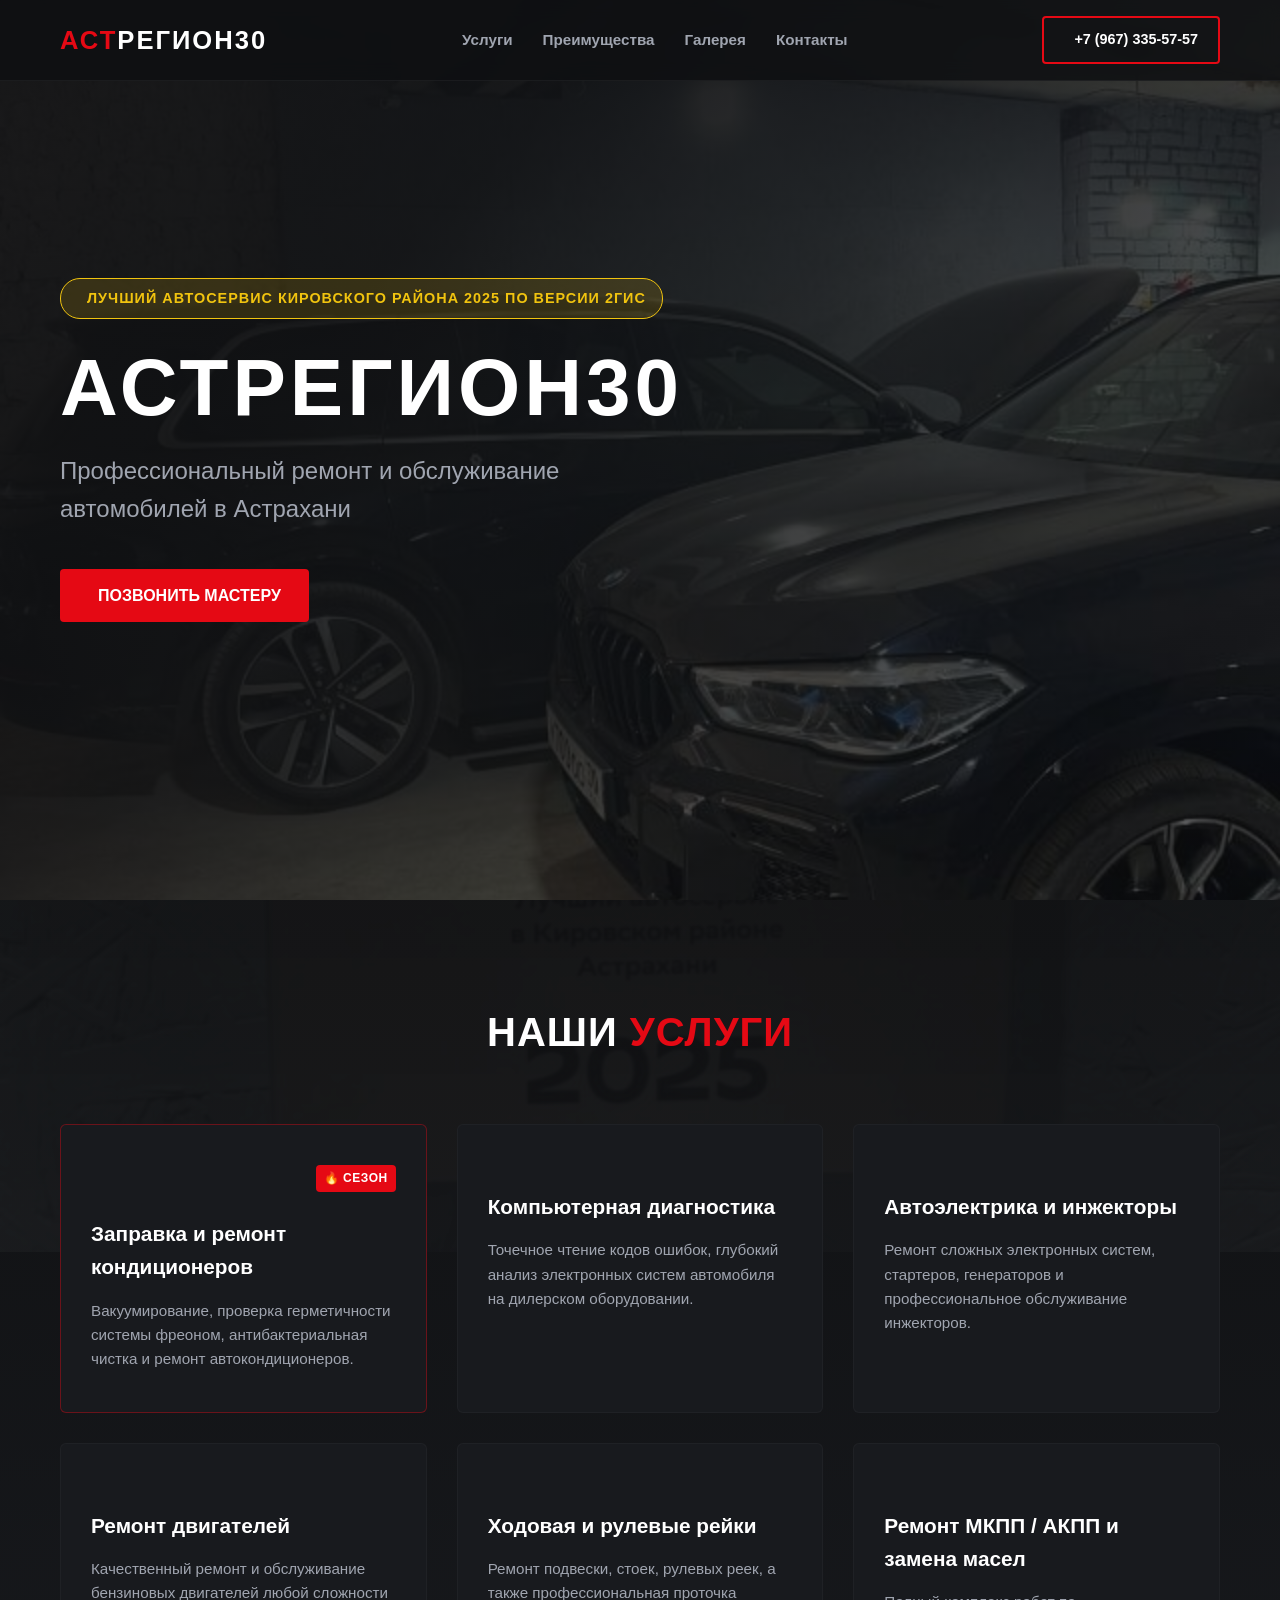
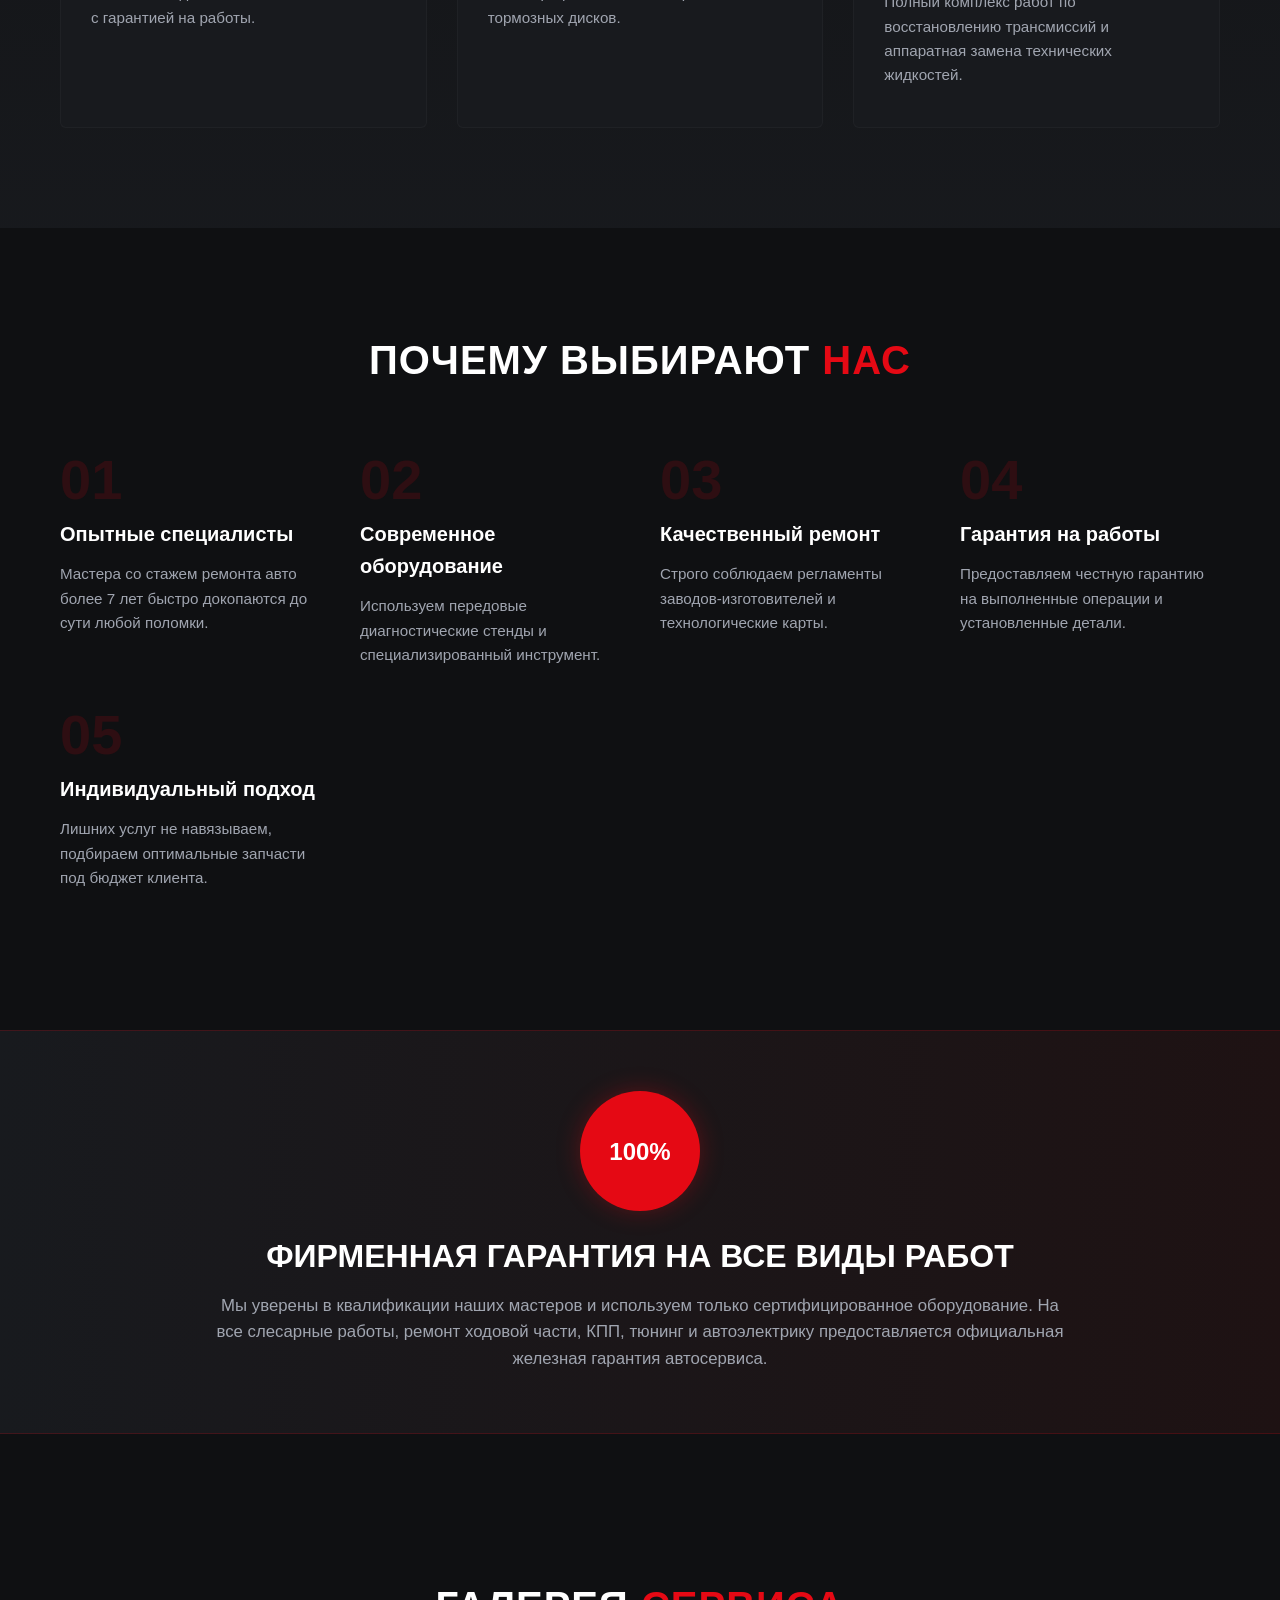
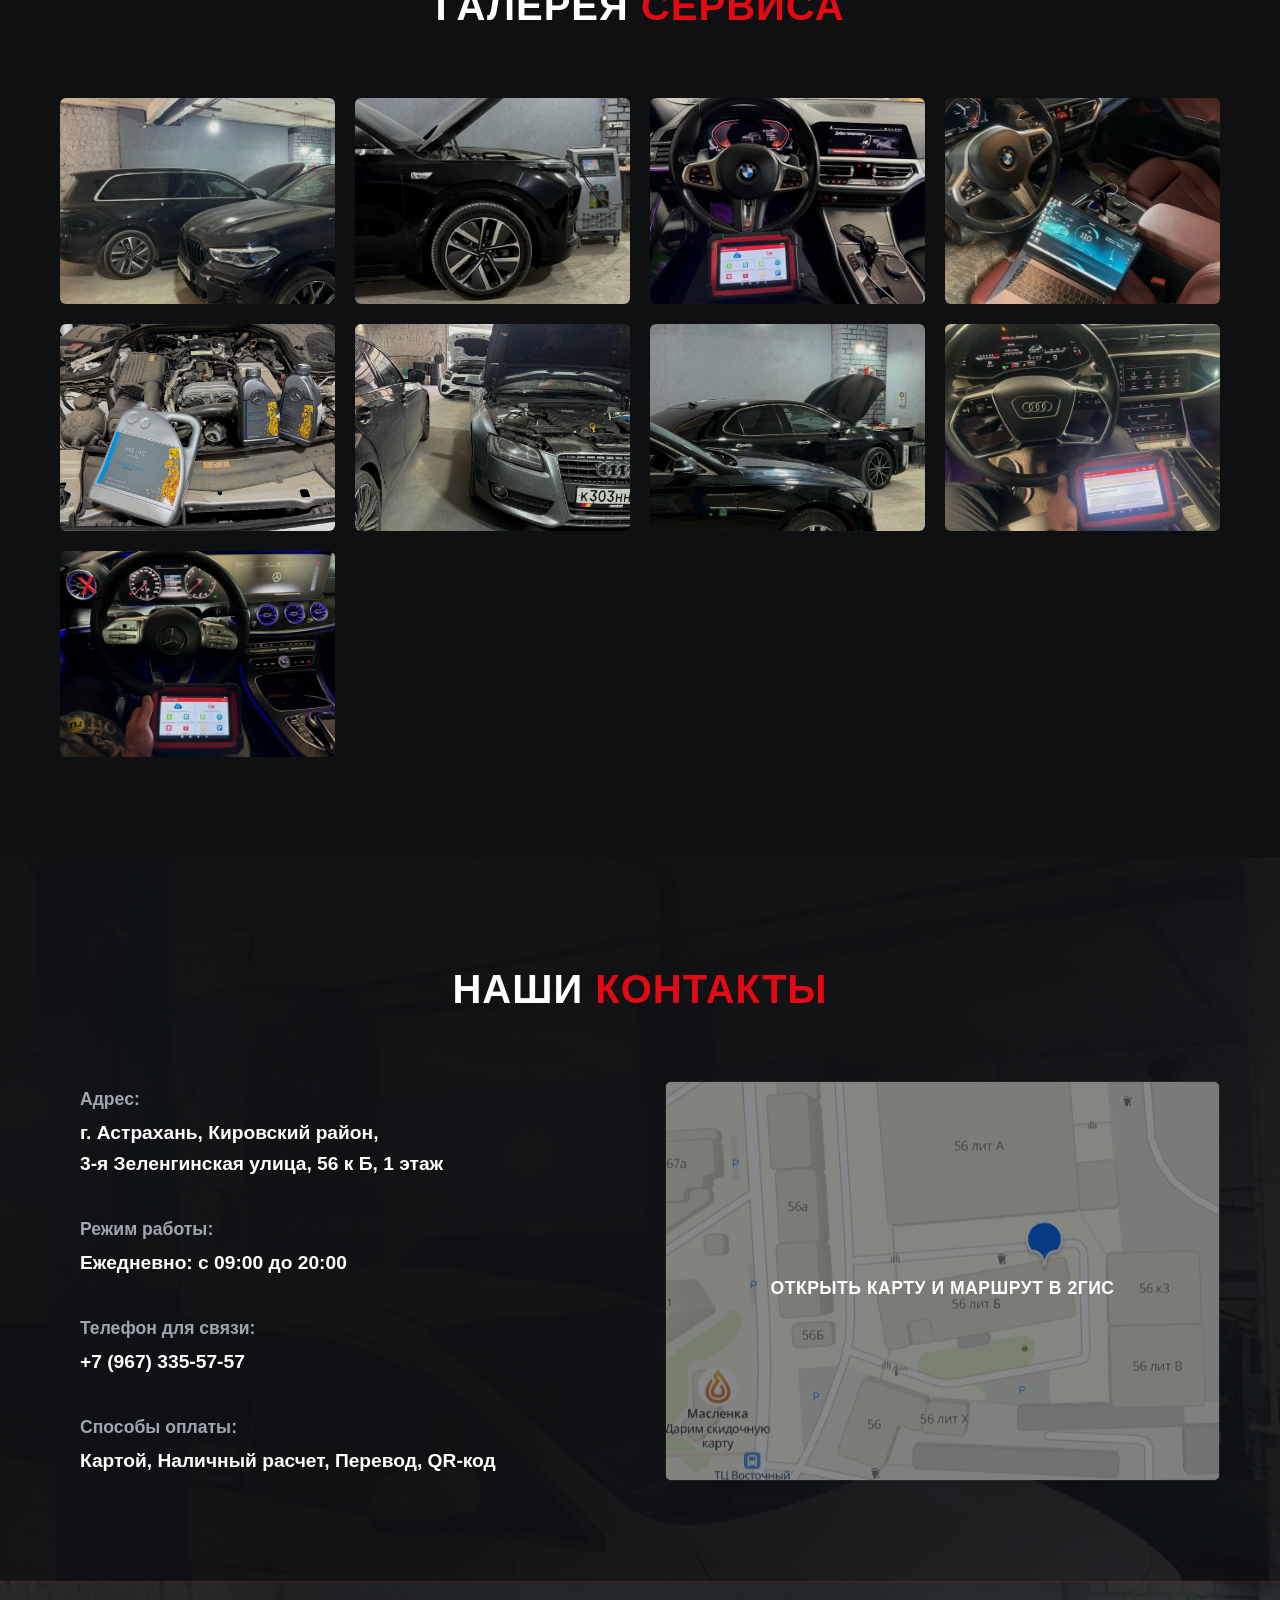
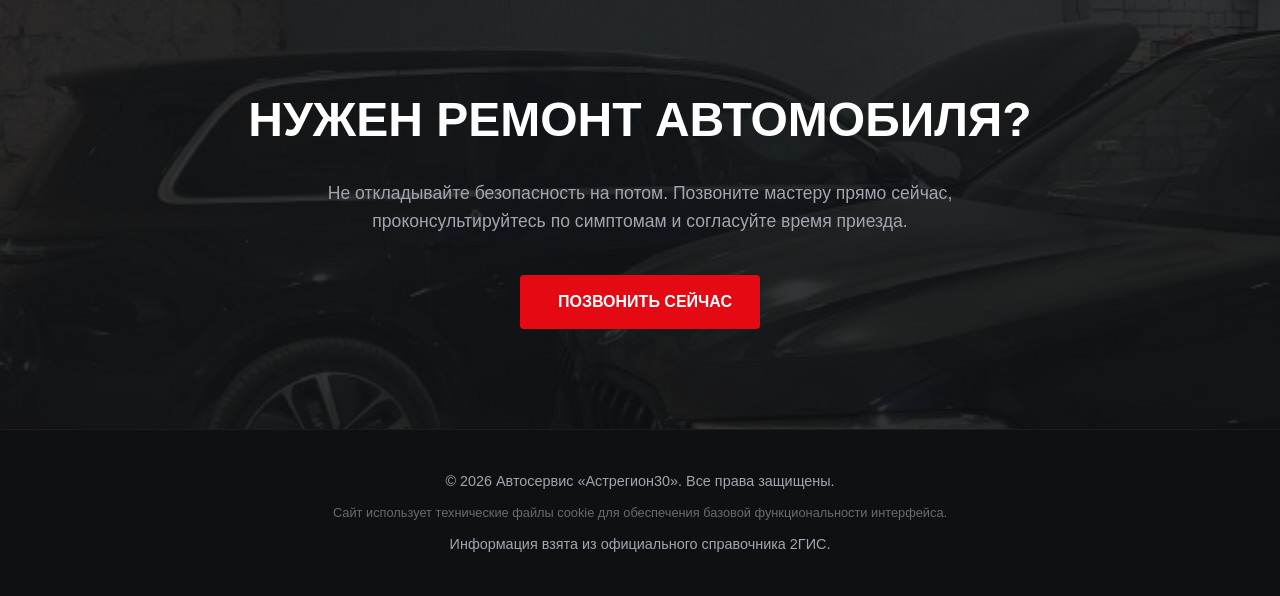
<file: index.html>
<!DOCTYPE html>
<html lang="ru">
<head>
    <meta charset="UTF-8">
    <meta name="viewport" content="width=device-width, initial-scale=1.0">
    <meta http-equiv="X-UA-Compatible" content="IE=edge">
    <meta http-equiv="Content-Security-Policy" content="upgrade-insecure-requests">

    <!-- 1. ГЛАВНЫЙ ЗАГОЛОВОК ДЛЯ ПОИСКОВИКОВ (Идеальная длина с вхождением ключевых услуг) -->
    <title>Астрегион30 | Заправка автокондиционеров и ремонт авто в Астрахани</title>
    
    <!-- 2. СНИППЕТ ДЛЯ ВЫДАЧИ ЯНДЕКСА И GOOGLE (Коммерческое описание, генерирующее клики) -->
    <meta name="description" content="Автосервис Астрегион30 в Астрахани. Профессиональная заправка кондиционеров фреоном, ремонт двигателей, КПП, автоэлектрика и ходовая. Гарантия 100%. Звоните!">
    
    <!-- 3. КЛЮЧЕВЫЕ СЛОВА (Классический набор для региональных поисковых роботов) -->
    <meta name="keywords" content="астрегион30, заправка кондиционеров астрахань, ремонт авто астрахань, автоэлектрик кировский район, ремонт двигателя астрахань, автосервис 3-я зеленгинская, ремонт акпп астрахань, диагностика автомобиля цена">
    <section class="seo-text">
    <h2 style="position: absolute !important; width: 1px !important; height: 1px !important; padding: 0 !important; margin: -1px !important; overflow: hidden !important; clip: rect(0, 0, 0, 0) !important; white-space: nowrap !important; border: 0 !important;">Автосервис Астрегион30 в Астрахани</h2>
    
</section>
    <!-- 4. ГЕО-ТАРГЕТИНГ (Жестко привязывает сайт к Астрахани для локального поиска) -->
    <meta name="geo.region" content="RU-AST">
    <meta name="geo.platitude" content="46.35338">
    <meta name="geo.longitude" content="48.079203">
    <meta name="geo.position" content="46.35338;48.079203">
    <meta name="ICBM" content="46.35338, 48.079203">
    <meta name="DC.title" content="Астрегион30 Автосервис Астрахань">

    <!-- 5. ИНДЕКСАЦИЯ (Разрешение роботам на полное сканирование и вывод в топ) -->
    <meta name="robots" content="index, follow, max-image-preview:large, max-snippet:-1, max-video-preview:-1">
    <link rel="canonical" href="https://astregion30.ru">

    <!-- 6. OPEN GRAPH (Красивая карточка-превью при отправке ссылки в Telegram/WhatsApp) -->
    <meta property="og:type" content="website">
    <meta property="og:url" content="https://astregion30.ru">
    <meta property="og:title" content="Автосервис «Астрегион30» в Астрахани">
    <meta property="og:description" content="Заправка автокондиционеров, ремонт двигателей, КПП и ходовой части в Кировском районе. Официальная гарантия 100%. Звоните!">
    <meta property="og:image" content="https://astregion30.ruimages/gallery-1.jpg"> 
    <meta property="og:image:width" content="1200">
    <meta property="og:image:height" content="630">
    <meta property="og:site_name" content="Астрегион30">
    <meta property="og:locale" content="ru_RU">

    <!-- 7. TWITTER CARD (Для поддержки отображения превью в дополнительных приложениях) -->
    <meta name="twitter:card" content="summary_large_image">
    <meta name="twitter:title" content="Астрегион30 | Автосервис Астрахань">
    <meta name="twitter:description" content="Заправка автокондиционеров и комплексный ремонт авто. Гарантия 100%.">
    <meta name="twitter:image" content="https://astregion30.ruimages/gallery-1.jpg">

    <!-- Подключение внешних стилей, шрифтов и иконок -->
    <link rel="stylesheet" href="style.css">
    <link rel="stylesheet" href="https://cloudflare.com">
</head>
<body>

    <!-- Шапка (Header) -->
    <header class="header">
        <div class="container header-container">
            <div class="logo">
                <span class="logo-accent">АСТ</span>РЕГИОН30
            </div>
            <nav class="nav">
                <a href="#services" class="nav-link">Услуги</a>
                <a href="#advantages" class="nav-link">Преимущества</a>
                <a href="#gallery" class="nav-link">Галерея</a>
                <a href="#contacts" class="nav-link">Контакты</a>
            </nav>
            <a href="tel:+79673355757" class="btn btn-phone-header">
                <i class="fas fa-phone-alt"></i> +7 (967) 335-57-57
            </a>
            <button class="burger-menu" id="burgerBtn">
                <span></span>
                <span></span>
                <span></span>
            </button>
        </div>
    </header>

    <!-- Мобильное меню -->
    <div class="mobile-menu" id="mobileMenu">
        <a href="#services" class="mobile-link">Услуги</a>
        <a href="#advantages" class="mobile-link">Преимущества</a>
        <a href="#gallery" class="mobile-link">Галерея</a>
        <a href="#contacts" class="mobile-link">Контакты</a>
        <a href="tel:+79673355757" class="btn btn-phone-mobile">
            <i class="fas fa-phone-alt"></i> Позвонить
        </a>
    </div>

    <!-- Главный блок (Hero Section) -->
    <section class="hero-section">
        <div class="hero-overlay"></div>
        <div class="container hero-container data-anim">
            <div class="award-badge">
                <i class="fas fa-star"></i> Лучший автосервис Кировского района 2025 по версии 2ГИС
            </div>
            <h1 class="hero-title">АСТРЕГИОН30</h1>
            <p class="hero-subtitle">Профессиональный ремонт и обслуживание автомобилей в Астрахани</p>
            <a href="tel:+79673355757" class="btn btn-primary pulse-anim">
                <i class="fas fa-phone-alt"></i> Позвонить мастеру
            </a>
        </div>
    </section>

    <!-- Блок Услуги (Services) -->
    <section id="services" class="section services-section">
        <div class="container">
            <h2 class="section-title data-anim">Наши <span>Услуги</span></h2>
<div class="services-grid">
    <!-- Карточка 1 (СЕЗОННАЯ) -->
    <div class="service-card data-anim" style="border-color: rgba(229, 9, 20, 0.4);">
        <div class="card-icon" style="display: flex; justify-content: space-between; align-items: center;">
            <i class="fas fa-snowflake" style="color: #3498db;"></i>
            <span style="background: var(--accent-red); color: #fff; font-size: 0.75rem; font-weight: 900; padding: 4px 8px; border-radius: 4px; letter-spacing: 0.5px;">🔥 СЕЗОН</span>
        </div>
        <h3>Заправка и ремонт кондиционеров</h3>
        <p>Вакуумирование, проверка герметичности системы фреоном, антибактериальная чистка и ремонт автокондиционеров.</p>
    </div>
    <!-- Карточка 2 -->
    <div class="service-card data-anim">
        <div class="card-icon"><i class="fas fa-laptop-diagnostic"></i></div>
        <h3>Компьютерная диагностика</h3>
        <p>Точечное чтение кодов ошибок, глубокий анализ электронных систем автомобиля на дилерском оборудовании.</p>
    </div>
    <!-- Карточка 3 -->
    <div class="service-card data-anim">
        <div class="card-icon"><i class="fas fa-bolt"></i></div>
        <h3>Автоэлектрика и инжекторы</h3>
        <p>Ремонт сложных электронных систем, стартеров, генераторов и профессиональное обслуживание инжекторов.</p>
    </div>
    <!-- Карточка 4 -->
    <div class="service-card data-anim">
        <div class="card-icon"><i class="fas fa-engine"></i></div>
        <h3>Ремонт двигателей</h3>
        <p>Качественный ремонт и обслуживание бензиновых двигателей любой сложности с гарантией на работы.</p>
    </div>
    <!-- Карточка 5 -->
    <div class="service-card data-anim">
        <div class="card-icon"><i class="fas fa-car-crush"></i></div>
        <h3>Ходовая и рулевые рейки</h3>
        <p>Ремонт подвески, стоек, рулевых реек, а также профессиональная проточка тормозных дисков.</p>
    </div>
    <!-- Карточка 6 -->
    <div class="service-card data-anim">
        <div class="card-icon"><i class="fas fa-cogs"></i></div>
        <h3>Ремонт МКПП / АКПП и замена масел</h3>
        <p>Полный комплекс работ по восстановлению трансмиссий и аппаратная замена технических жидкостей.</p>
    </div>
</div>
    </section>

    <!-- Блок Почему выбирают нас (Advantages) -->
    <section id="advantages" class="section adv-section">
        <div class="container">
            <h2 class="section-title data-anim">Почему выбирают <span>нас</span></h2>
            <div class="adv-grid">
                <div class="adv-item data-anim">
                    <div class="adv-num">01</div>
                    <h3>Опытные специалисты</h3>
                    <p>Мастера со стажем ремонта авто более 7 лет быстро докопаются до сути любой поломки.</p>
                </div>
                <div class="adv-item data-anim">
                    <div class="adv-num">02</div>
                    <h3>Современное оборудование</h3>
                    <p>Используем передовые диагностические стенды и специализированный инструмент.</p>
                </div>
                <div class="adv-item data-anim">
                    <div class="adv-num">03</div>
                    <h3>Качественный ремонт</h3>
                    <p>Строго соблюдаем регламенты заводов-изготовителей и технологические карты.</p>
                </div>
                <div class="adv-item data-anim">
                    <div class="adv-num">04</div>
                    <h3>Гарантия на работы</h3>
                    <p>Предоставляем честную гарантию на выполненные операции и установленные детали.</p>
                </div>
                <div class="adv-item data-anim">
                    <div class="adv-num">05</div>
                    <h3>Индивидуальный подход</h3>
                    <p>Лишних услуг не навязываем, подбираем оптимальные запчасти под бюджет клиента.</p>
                </div>
            </div>
        </div>
    </section>

    <!-- Блок 100% Гарантия -->
    <section class="warranty-banner data-anim">
        <div class="container warranty-container">
            <div class="warranty-badge-large">
                <i class="fas fa-shield-check"></i>
                <span>100%</span>
            </div>
            <div class="warranty-text">
                <h2>Фирменная гарантия на все виды работ</h2>
                <p>Мы уверены в квалификации наших мастеров и используем только сертифицированное оборудование. На все слесарные работы, ремонт ходовой части, КПП, тюнинг и автоэлектрику предоставляется официальная железная гарантия автосервиса.</p>
            </div>
        </div>
    </section>

    <!-- Блок Галерея (Gallery) -->
    <section id="gallery" class="section gallery-section">
        <div class="container">
            <h2 class="section-title data-anim">Галерея <span>сервиса</span></h2>
            <div class="gallery-grid">
                <div class="gallery-grid">
                    <div class="gallery-item data-anim"><img src="images/gallery-1.jpg" alt="Автосервис Астрегион30 в Астрахани"></div>
                    <div class="gallery-item data-anim"><img src="images/gallery-2.jpg" alt="Ремонт бензиновых двигателей"></div>
                    <div class="gallery-item data-anim"><img src="images/gallery-3.jpg" alt="Компьютерная диагностика систем автомобиля"></div>
                    <div class="gallery-item data-anim"><img src="images/gallery-4.jpg" alt="Диагностика автоэлектроники премиум-класса"></div>
                    <div class="gallery-item data-anim"><img src="images/gallery-5.jpg" alt="Заправка автокондиционеров фреоном"></div>
                    <div class="gallery-item data-anim"><img src="images/gallery-6.jpg" alt="Ремонт систем климат-контроля автомобиля"></div>
                    <div class="gallery-item data-anim"><img src="images/gallery-7.jpg" alt="Ремонт ходовой части автомобиля подвески"></div>
                    <div class="gallery-item data-anim"><img src="images/gallery-8.jpg" alt="Ремонт КПП и АКПП в Астрахани"></div>
                    <div class="gallery-item data-anim"><img src="images/gallery-9.jpg" alt="Ремонт автомобиля"></div>
                </div>
            </div>
        </div>
    </section>

    <!-- Блок Контакты (Contacts) -->
    <section id="contacts" class="section contacts-section">
        <div class="container">
            <h2 class="section-title data-anim">Наши <span>Контакты</span></h2>
            <div class="contacts-wrapper">
                <div class="contacts-info data-anim">
                    <div class="info-block">
                        <i class="fas fa-map-marker-alt"></i>
                        <div>
                            <h4>Адрес:</h4>
                            <p>г. Астрахань, Кировский район,<br>3-я Зеленгинская улица, 56 к Б, 1 этаж</p>
                        </div>
                    </div>
                    <div class="info-block">
                        <i class="fas fa-clock"></i>
                        <div>
                            <h4>Режим работы:</h4>
                            <p>Ежедневно: с 09:00 до 20:00</p>
                        </div>
                    </div>
                    <div class="info-block">
                        <i class="fas fa-phone-alt"></i>
                        <div>
                            <h4>Телефон для связи:</h4>
                            <p><a href="tel:+79673355757" class="phone-link">+7 (967) 335-57-57</a></p>
                        </div>
                    </div>
                    <div class="info-block">
                        <i class="fas fa-credit-card"></i>
                        <div>
                            <h4>Способы оплаты:</h4>
                            <p>Картой, Наличный расчет, Перевод, QR-код</p>
                        </div>
                    </div>
                </div>
                <!-- Интерактивная карта 2ГИС -->
                <div class="contacts-map data-anim">
                    <!-- Прямая коммерческая ссылка на карточку компании + правильный путь к папке images -->
                    <a href="https://2gis.ru" target="_blank" class="map-link-block" title="Открыть Астрегион30 в 2ГИС">
                        <img src="images/map-placeholder.jpg" alt="Карта проезда к Астрегион30" class="static-map-img">
                        <div class="map-overlay-btn">
                            <i class="fas fa-map-marked-alt"></i> Открыть карту и маршрут в 2ГИС
                        </div>
                    </a>
                </div>

         </section>
            <!-- CTA Блок -->
            <section class="cta-section">
                <div class="container cta-container data-anim">
                    <h2>Нужен ремонт автомобиля?</h2>
                    <p>Не откладывайте безопасность на потом. Позвоните мастеру прямо сейчас, проконсультируйтесь по симптомам и согласуйте время приезда.</p>
                    <a href="tel:+79673355757" class="btn btn-primary btn-cta">
                        <i class="fas fa-phone-alt"></i> Позвонить сейчас
                    </a>
                </div>
            </section>

            <!-- Подвал (Footer) -->
            <footer class="footer">
                <div class="container footer-container">
                    <p>&copy; 2026 Автосервис «Астрегион30». Все права защищены.</p>
                    <p style="font-size: 0.8rem; opacity: 0.6;">Сайт использует технические файлы cookie для обеспечения базовой функциональности интерфейса.</p>
                    <p>Информация взята из официального справочника 2ГИС.</p>
                </div>
            </footer>

    <!-- Премиальная кнопка быстрого вызова с белой иконкой -->
    <a href="tel:+79673355757" class="fixed-call-btn" aria-label="Позвонить в автосервис">
        <svg xmlns="http://w3.org" viewBox="0 0 24 24" width="26" height="26">
            <path d="M20 15.5c-1.2 0-2.4-.2-3.6-.6-.3-.1-.7 0-1 .2l-2.2 2.2c-2.8-1.4-5.1-3.8-6.6-6.6l2.2-2.2c.3-.3.4-.7.2-1-.4-1.1-.6-2.3-.6-3.5 0-.6-.4-1-1-1H4c-.6 0-1 .4-1 1 0 9.4 7.6 17 17 17 .6 0 1-.4 1-1v-3.5c0-.6-.4-1-1-1z" fill="#ffffff"/>
        </svg>
    </a>
        <script src="script.js"></script>
                
<script type="application/ld+json">
{
  "@context": "https://schema.org",
  "@type": "AutoRepair",
  "name": "Астрегион30",
  "image": "https://astregion30.ru",
  "url": "https://astregion30.ru",
  "telephone": "+79673355757",
  "priceRange": "$$",
  "address": {
    "@type": "PostalAddress",
    "streetAddress": "3-я Зеленгинская улица, 56 к Б",
    "addressLocality": "Астрахань",
    "addressRegion": "Астраханская область",
    "postalCode": "414000",
    "addressCountry": "RU"
  },
  "openingHoursSpecification": {
    "@type": "OpeningHoursSpecification",
    "dayOfWeek": [
      "Monday",
      "Tuesday",
      "Wednesday",
      "Thursday",
      "Friday",
      "Saturday",
      "Monday"
    ],
    "opens": "09:00",
    "closes": "20:00"
  }
}
</script>
        </body>
        </html>
</file>
<file: style.css>
/* Основные переменные UI */
:root {
    --bg-dark: #0f1012;
    --bg-card: #181a1e;
    --accent-red: #e50914;
    --accent-hover: #b80710;
    --text-light: #ffffff;
    --text-muted: #a0a5b0;
    --font-main: -apple-system, BlinkMacSystemFont, "Segoe UI", Roboto, Helvetica, Arial, sans-serif;
    --transition: all 0.4s cubic-bezier(0.16, 1, 0.3, 1);
}

/* Обнуление базовых стилей */
* {
    margin: 0;
    padding: 0;
    box-sizing: border-box;
    scroll-behavior: smooth;
}

body {
    background-color: var(--bg-dark);
    color: var(--text-light);
    font-family: var(--font-main);
    line-height: 1.6;
    overflow-x: hidden;
}

img {
    display: block;
    max-width: 100%;
    height: auto;
}

.container {
    width: 100%;
    max-width: 1200px;
    margin: 0 auto;
    padding: 0 20px;
}

.section {
    padding: 100px 0;
}

.section-title {
    font-size: 2.5rem;
    font-weight: 800;
    text-align: center;
    margin-bottom: 60px;
    text-transform: uppercase;
    letter-spacing: 1px;
}

.section-title span {
    color: var(--accent-red);
}

/* Кнопки интерфейса */
.btn {
    display: inline-flex;
    align-items: center;
    justify-content: center;
    gap: 10px;
    padding: 14px 28px;
    font-weight: 700;
    text-decoration: none;
    text-transform: uppercase;
    border-radius: 4px;
    transition: var(--transition);
    cursor: pointer;
    border: none;
}

.btn-primary {
    background-color: var(--accent-red);
    color: var(--text-light);
}

.btn-primary:hover {
    background-color: var(--accent-hover);
    transform: translateY(-2px);
    box-shadow: 0 10px 20px rgba(229, 9, 20, 0.3);
}

/* Шапка (Header) */
.header {
    position: fixed;
    top: 0;
    left: 0;
    width: 100%;
    z-index: 100;
    background-color: rgba(15, 16, 18, 0.85);
    backdrop-filter: blur(10px);
    border-bottom: 1px solid rgba(255, 255, 255, 0.05);
    transition: var(--transition);
}

.header-container {
    display: flex;
    justify-content: space-between;
    align-items: center;
    height: 80px;
}

.logo {
    font-size: 1.6rem;
    font-weight: 900;
    letter-spacing: 2px;
}

.logo-accent {
    color: var(--accent-red);
}

.nav {
    display: flex;
    gap: 30px;
}

.nav-link {
    color: var(--text-muted);
    text-decoration: none;
    font-weight: 600;
    font-size: 0.95rem;
    transition: var(--transition);
}

.nav-link:hover {
    color: var(--text-light);
}

.btn-phone-header {
    background: transparent;
    border: 2px solid var(--accent-red);
    color: var(--text-light);
    padding: 10px 20px;
    font-size: 0.9rem;
}

.btn-phone-header:hover {
    background: var(--accent-red);
    box-shadow: 0 5px 15px rgba(229, 9, 20, 0.2);
}

.burger-menu {
    display: none;
    flex-direction: column;
    gap: 6px;
    background: none;
    border: none;
    cursor: pointer;
    z-index: 101;
}

.burger-menu span {
    display: block;
    width: 28px;
    height: 3px;
    background-color: var(--text-light);
    transition: var(--transition);
}

/* Мобильное меню */
.mobile-menu {
    position: fixed;
    top: 0;
    left: -100%;
    width: 100%;
    height: 100vh;
    background-color: var(--bg-dark);
    display: flex;
    flex-direction: column;
    align-items: center;
    justify-content: center;
    gap: 30px;
    z-index: 99;
    transition: var(--transition);
    padding-top: 80px;
}

.mobile-menu.active {
    left: 0;
}

.mobile-link {
    font-size: 1.5rem;
    color: var(--text-light);
    text-decoration: none;
    font-weight: 700;
}

/* Блок Hero */
.hero-section {
    position: relative;
    height: 100vh;
    min-height: 600px;
    display: flex;
    align-items: center;
    background: url('images/gallery-1.jpg') center/cover no-repeat;
}

.hero-overlay {
    position: absolute;
    top: 0;
    left: 0;
    width: 100%;
    height: 100%;
    background: linear-gradient(135deg, rgba(15,16,18,0.95) 30%, rgba(15,16,18,0.6) 100%);
}

.hero-container {
    position: relative;
    z-index: 2;
}

.award-badge {
    display: inline-flex;
    align-items: center;
    gap: 10px;
    background: rgba(241, 196, 15, 0.15);
    border: 1px solid #f1c40f;
    color: #f1c40f;
    padding: 8px 16px;
    border-radius: 20px;
    font-size: 0.9rem;
    font-weight: 700;
    text-transform: uppercase;
    letter-spacing: 1px;
    margin-bottom: 25px;
}

.hero-title {
    font-size: 5rem;
    font-weight: 900;
    letter-spacing: 4px;
    margin-bottom: 20px;
    line-height: 1.1;
}

.hero-subtitle {
    font-size: 1.5rem;
    color: var(--text-muted);
    max-width: 600px;
    margin-bottom: 40px;
}

/* Блок Услуг */
.services-section {
    background: linear-gradient(180deg, rgba(15, 16, 18, 0.96) 0%, rgba(24, 26, 30, 0.93) 100%), 
                url('images/services-bg.jpg') center/cover no-repeat fixed;
}

.services-grid {
    display: grid;
    grid-template-columns: repeat(auto-fit, minmax(280px, 1fr));
    gap: 30px;
}

.service-card {
    background-color: var(--bg-card);
    padding: 40px 30px;
    border-radius: 6px;
    border: 1px solid rgba(255, 255, 255, 0.03);
    transition: var(--transition);
}

.service-card:hover {
    transform: translateY(-8px);
    border-color: rgba(229, 9, 20, 0.3);
    box-shadow: 0 15px 30px rgba(0,0,0,0.4);
}

.card-icon {
    font-size: 2.5rem;
    color: var(--accent-red);
    margin-bottom: 25px;
}

.service-card h3 {
    font-size: 1.3rem;
    margin-bottom: 15px;
}

.service-card p {
    color: var(--text-muted);
    font-size: 0.95rem;
}

/* Преимущества */
.adv-grid {
    display: grid;
    grid-template-columns: repeat(auto-fit, minmax(220px, 1fr));
    gap: 40px;
}

.adv-num {
    font-size: 3.5rem;
    font-weight: 900;
    color: rgba(229, 9, 20, 0.15);
    line-height: 1;
    margin-bottom: 10px;
}

.adv-item h3 {
    font-size: 1.25rem;
    margin-bottom: 12px;
}

.adv-item p {
    color: var(--text-muted);
    font-size: 0.95rem;
}

/* Баннер Гарантии */
.warranty-banner {
    background: linear-gradient(90deg, #181a1e 0%, #1e1213 100%);
    border-top: 1px solid rgba(229, 9, 20, 0.2);
    border-bottom: 1px solid rgba(229, 9, 20, 0.2);
    padding: 60px 0;
    margin: 40px 0;
}

.warranty-container {
    display: flex;
    align-items: center;
    gap: 40px;
}

.warranty-badge-large {
    display: flex;
    flex-direction: column;
    align-items: center;
    justify-content: center;
    background: var(--accent-red);
    color: var(--text-light);
    width: 120px;
    height: 120px;
    border-radius: 50%;
    font-weight: 900;
    font-size: 1.5rem;
    flex-shrink: 0;
    box-shadow: 0 0 25px rgba(229, 9, 20, 0.3);
}

.warranty-badge-large i {
    font-size: 2rem;
    margin-bottom: 2px;
}

.warranty-text h2 {
    font-size: 2rem;
    text-transform: uppercase;
    margin-bottom: 10px;
}

.warranty-text p {
    color: var(--text-muted);
    font-size: 1.05rem;
    max-width: 850px;
}

/* Галерея */
.gallery-grid {
    display: grid;
    grid-template-columns: repeat(auto-fit, minmax(240px, 1fr));
    gap: 20px;
}

.gallery-item {
    position: relative;
    border-radius: 6px;
    overflow: hidden;
    aspect-ratio: 4/3;
}

.gallery-item img {
    width: 100%;
    height: 100%;
    object-fit: cover;
    transition: var(--transition);
    filter: contrast(1.05) brightness(0.9);
}

.gallery-item:hover img {
    filter: contrast(1) brightness(1);
    transform: scale(1.03);
}

/* Фоновое фото с наградой 2ГИС для блока Услуг */
.services-section {
    background: linear-gradient(180deg, rgba(15, 16, 18, 0.96) 0%, rgba(24, 26, 30, 0.93) 100%), 
                url('images/services-bg.jpg') center/cover no-repeat fixed;
}

/* Фоновое фото ремзоны для блока Контактов */
.contacts-section {
    background: linear-gradient(135deg, rgba(15, 16, 18, 0.98) 55%, rgba(15, 16, 18, 0.9) 100%), 
                url('images/contacts-bg.jpg') center/cover no-repeat;
    padding: 100px 0;
}

.contacts-wrapper {
    display: grid;
    grid-template-columns: 1fr 1fr;
    gap: 50px;
    align-items: center;
}

.contacts-info {
    display: flex;
    flex-direction: column;
    gap: 35px;
}

.info-block {
    display: flex;
    gap: 20px;
    align-items: flex-start;
}

.info-block i {
    font-size: 1.6rem;
    color: var(--accent-red);
    margin-top: 5px;
}

.info-block h4 {
    font-size: 1.1rem;
    margin-bottom: 5px;
    color: var(--text-muted);
}

.info-block p, .phone-link {
    font-size: 1.2rem;
    font-weight: 600;
    color: var(--text-light);
    text-decoration: none;
}

.phone-link:hover {
    color: var(--accent-red);
}

.contacts-map {
    height: 400px;
    border-radius: 6px;
    overflow: hidden;
    border: 1px solid rgba(255, 255, 255, 0.05);
}

/* CTA Блок */
.cta-section {
    background: linear-gradient(rgba(15,16,18,0.85), rgba(15,16,18,0.85)), url('images/gallery-1.jpg') center/cover;
    padding: 100px 0;
    text-align: center;
    border-top: 1px solid rgba(229, 9, 20, 0.2);
}

.cta-container h2 {
    font-size: 3rem;
    text-transform: uppercase;
    margin-bottom: 20px;
}

.cta-container p {
    max-width: 700px;
    margin: 0 auto 40px auto;
    color: var(--text-muted);
    font-size: 1.1rem;
}

/* Футер */
.footer {
    padding: 40px 0;
    border-top: 1px solid rgba(255, 255, 255, 0.05);
    text-align: center;
    font-size: 0.9rem;
    color: var(--text-muted);
}

.footer-container {
    display: flex;
    flex-direction: column;
    gap: 10px;
}

/* Кнопка быстрого звонка (Плавающая) */
.fixed-call-btn {
    position: fixed;
    bottom: 30px;
    right: 30px;
    width: 60px;
    height: 60px;
    background-color: var(--accent-red);
    color: var(--text-light);
    border-radius: 50%;
    display: none;
    align-items: center;
    justify-content: center;
    font-size: 1.5rem;
    box-shadow: 0 4px 20px rgba(229, 9, 20, 0.4);
    z-index: 1000;
    text-decoration: none;
    animation: pulse 2.5s infinite;
}

/* Анимации при скролле */
.data-anim {
    opacity: 0;
    transform: translateY(40px);
    transition: opacity 0.8s cubic-bezier(0.16, 1, 0.3, 1), transform 0.8s cubic-bezier(0.16, 1, 0.3, 1);
}

.data-anim.active {
    opacity: 1;
    transform: translateY(0);
}

/* Пульсация кнопок вызова */
@keyframes pulse {
    0% {
        transform: scale(1);
        box-shadow: 0 0 0 0 rgba(229, 9, 20, 0.5);
    }
    70% {
        transform: scale(1.05);
        box-shadow: 0 0 0 15px rgba(229, 9, 20, 0);
    }
    100% {
        transform: scale(1);
        box-shadow: 0 0 0 0 rgba(229, 9, 20, 0);
    }
}

.pulse-anim {
    animation: pulse 2.5s infinite;
}

/* Адаптивные медиа-запросы */
@media (max-width: 992px) {
    .hero-title {
        font-size: 3.5rem;
    }
    .contacts-wrapper {
        grid-template-columns: 1fr;
        gap: 40px;
    }
}
@media (max-width: 768px) {
    .nav, .btn-phone-header {
        display: none;
    }
    .burger-menu {
        display: flex;
    }
    .section {
        padding: 60px 0;
    }
    /* Починили размер заголовка на смартфонах */
    .hero-title {
        font-size: 2.2rem;
        letter-spacing: 2px;
        word-wrap: break-word;
    }
    /* Центрируем иконку трубки внутри плавающего круга */
    .fixed-call-btn {
        display: flex !important;
        align-items: center;
        justify-content: center;
    }
    .fixed-call-btn svg {
        display: block;
    }

    }
    .fixed-call-btn i {
        display: inline-block;
        color: #ffffff !important;
        font-size: 1.5rem !important;
        line-height: 1;
    }
    .warranty-container {
        flex-direction: column;
        text-align: center;
        gap: 20px;
    }
    .burger-menu.active span:nth-child(1) {
        transform: rotate(45deg) translate(6px, 6px);
    }
    .burger-menu.active span:nth-child(2) {
        opacity: 0;
    }
    .burger-menu.active span:nth-child(3) {
        transform: rotate(-45deg) translate(6px, -6px);
    }
}

/* Стили для статичной карты-ссылки */
.map-link-block {
    position: relative;
    display: block;
    width: 100%;
    /* Фиксированная высота для идеального выравнивания по сетке */
    height: 400px; 
    border-radius: 6px;
    overflow: hidden;
    border: 1px solid rgba(255, 255, 255, 0.05);
}

.static-map-img {
    width: 100%;
    height: 100%;
    object-fit: cover;
    transition: var(--transition);
}

.map-overlay-btn {
    position: absolute;
    top: 0;
    left: 0;
    width: 100%;
    height: 100%;
    background: rgba(15, 16, 18, 0.5);
    display: flex;
    flex-direction: column;
    align-items: center;
    justify-content: center;
    gap: 15px;
    color: var(--text-light);
    font-weight: 700;
    font-size: 1.1rem;
    transition: var(--transition);
    text-transform: uppercase;
    letter-spacing: 0.5px;
}

.map-overlay-btn i {
    font-size: 2.5rem;
    color: var(--accent-red);
    transition: var(--transition);
}

/* Эффекты при наведении */
.map-link-block:hover .static-map-img {
    transform: scale(1.03);
}

.map-link-block:hover .map-overlay-btn {
    background: rgba(15, 16, 18, 0.3);
}

.map-link-block:hover .map-overlay-btn i {
    transform: translateY(-5px);
}
/* Скрывает элемент с экрана, но оставляет его доступным для поисковых роботов */
.visually-hidden {
  position: absolute !important;
  width: 1px !important;
  height: 1px !important;
  padding: 0 !important;
  margin: -1px !important;
  overflow: hidden !important;
  clip: rect(0, 0, 0, 0) !important;
  white-space: nowrap !important;
  border: 0 !important;
}
</file>
